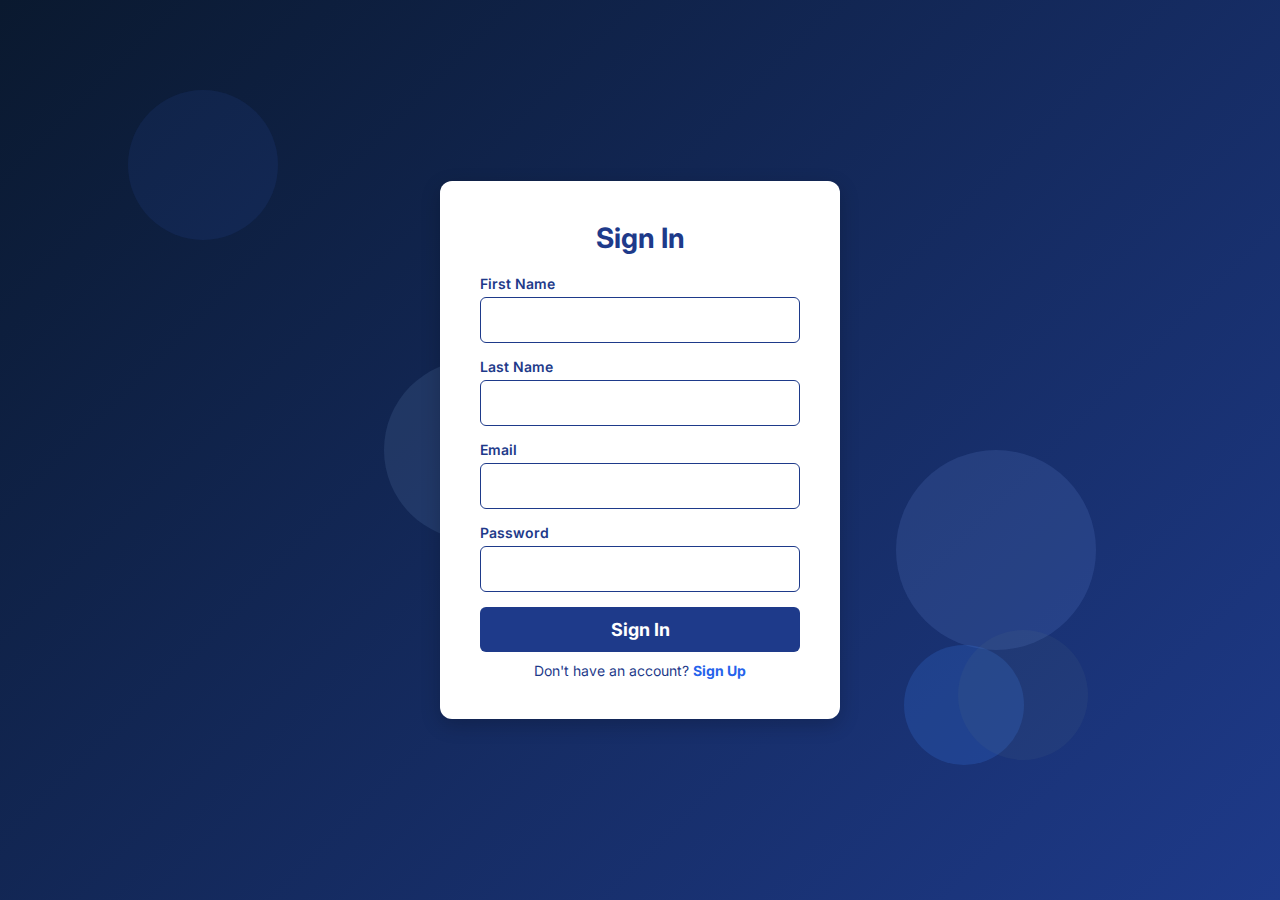
<file: second.html>
<!DOCTYPE html>
<html lang="en">
<head>
    <meta charset="UTF-8">
    <meta name="viewport" content="width=device-width, initial-scale=1.0">
    <title>Lexify - Sign In</title>
    <link href="https://fonts.googleapis.com/css2?family=Inter:wght@400;700&display=swap" rel="stylesheet">
    <link rel="stylesheet" href="second.css">
</head>
<body>

    
    <div class="circle"></div>
    <div class="circle"></div>
    <div class="circle"></div>
    <div class="circle"></div>
    <div class="circle"></div>
    

    
    <div class="login-container">
        <div class="login-box">
            <h2>Sign In</h2>
            <form id="login-form">
                <div class="input-group">
                    <label for="first-name">First Name</label>
                    <input type="text" id="first-name" name="first-name" required>
                </div>
                <div class="input-group">
                    <label for="last-name">Last Name</label>
                    <input type="text" id="last-name" name="last-name" required>
                </div>
                <div class="input-group">
                    <label for="email">Email</label>
                    <input type="email" id="email" name="email" required>
                </div>
                <div class="input-group">
                    <label for="password">Password</label>
                    <input type="password" id="password" name="password" required>
                </div>
                <button type="submit" class="login-btn">Sign In</button>
                <p class="register-link">Don't have an account? <a href="third.html">Sign Up</a></p>
            </form>
        </div>
    </div>

    
    <script src="second.js"></script>
</body>
</html>
</file>
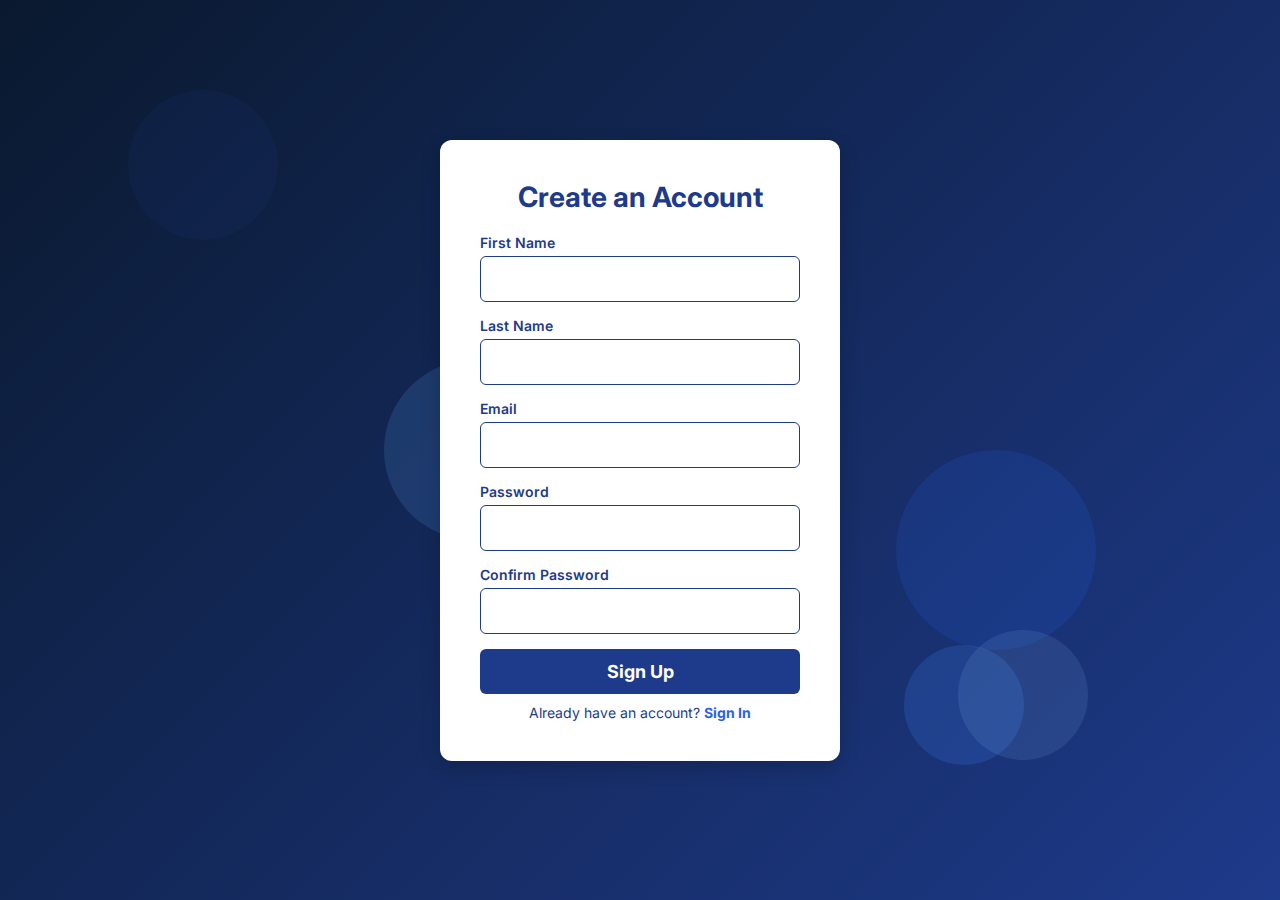
<file: third.html>
<!DOCTYPE html>
<html lang="en">
<head>
    <meta charset="UTF-8">
    <meta name="viewport" content="width=device-width, initial-scale=1.0">
    <title>Lexify - Sign Up</title>
    <link href="https://fonts.googleapis.com/css2?family=Inter:wght@400;700&display=swap" rel="stylesheet">
    <link rel="stylesheet" href="third.css">
</head>
<body>

    
    <div class="circle"></div>
    <div class="circle"></div>
    <div class="circle"></div>
    <div class="circle"></div>
    <div class="circle"></div>

   
    <div class="signup-container">
        <div class="signup-box">
            <h2>Create an Account</h2>
            <form id="signup-form">
                <div class="input-group">
                    <label for="first-name">First Name</label>
                    <input type="text" id="first-name" name="first-name" required>
                </div>
                <div class="input-group">
                    <label for="last-name">Last Name</label>
                    <input type="text" id="last-name" name="last-name" required>
                </div>
                <div class="input-group">
                    <label for="email">Email</label>
                    <input type="email" id="email" name="email" required>
                </div>
                <div class="input-group">
                    <label for="password">Password</label>
                    <input type="password" id="password" name="password" required>
                </div>
                <div class="input-group">
                    <label for="confirm-password">Confirm Password</label>
                    <input type="password" id="confirm-password" name="confirm-password" required>
                </div>
                <button type="submit" class="signup-btn">Sign Up</button>
                <p class="login-link">Already have an account? <a href="second.html">Sign In</a></p>
            </form>
        </div>
    </div>

   
    <script src="third.js"></script>
</body>
</html>
</file>
<file: second.css>
* {
    margin: 0;
    padding: 0;
    box-sizing: border-box;
    font-family: 'Inter', sans-serif;
}


body {
    display: flex;
    justify-content: center;
    align-items: center;
    height: 100vh;
    overflow: hidden;
    background: linear-gradient(135deg, #0A192F, #1E3A8A); 
    position: relative;
}


.circle {
    position: absolute;
    border-radius: 50%;
    opacity: 0.4;
    animation: moveCircles 3s infinite alternate ease-in-out;
}

.circle:nth-child(1) {
    width: 150px;
    height: 150px;
    background: rgba(47, 87, 196, 0.3);
    top: 10%;
    left: 10%;
    animation-duration: 4s;
}

.circle:nth-child(2) {
    width: 200px;
    height: 200px;
    background: rgba(115, 152, 233, 0.4);
    top: 50%;
    left: 70%;
    animation-duration: 2s;
}

.circle:nth-child(3) {
    width: 120px;
    height: 120px;
    background: rgba(59, 130, 246, 0.5);
    bottom: 15%;
    right: 20%;
    animation-duration: 3s;

}

.circle:nth-child(4) {
    width: 180px;
    height: 180px;
    background: rgba(109, 151, 202, 0.4);
    bottom: 40%;
    left: 30%;
    animation-duration: 6s;
}

.circle:nth-child(5) {
    width: 130px;
    height: 130px;
    background: rgba(92, 112, 135, 0.3);
    top: 70%;
    right: 15%;
    animation-duration: 2s;
}


@keyframes moveCircles {
    0% { transform: translateY(0px); }
    100% { transform: translateY(30px); }
}


.login-container {
    display: flex;
    justify-content: center;
    align-items: center;
    width: 100%;
    height: 100vh;
    position: relative;
    z-index: 1;
}


.login-box {
    background: white;
    padding: 40px;
    border-radius: 12px;
    box-shadow: 0 6px 20px rgba(0, 0, 0, 0.2);
    text-align: center;
    width: 400px;
}

.login-box h2 {
    font-size: 28px;
    font-weight: 700;
    color: #1E3A8A;
    margin-bottom: 20px;
}


.input-group {
    text-align: left;
    margin-bottom: 15px;
}

.input-group label {
    font-size: 14px;
    font-weight: 600;
    color: #1E3A8A;
    display: block;
    margin-bottom: 5px;
}

.input-group input {
    width: 100%;
    padding: 12px;
    border: 1px solid #1E3A8A;
    border-radius: 6px;
    font-size: 16px;
    outline: none;
}


.login-btn {
    width: 100%;
    padding: 12px;
    background: #1E3A8A;
    color: white;
    font-size: 18px;
    font-weight: 700;
    border: none;
    border-radius: 6px;
    cursor: pointer;
    transition: 0.3s;
}

.login-btn:hover {
    background: #15284B;
}


.register-link {
    margin-top: 10px;
    font-size: 14px;
    color: #1E3A8A;
}

.register-link a {
    color: #2563EB;
    text-decoration: none;
    font-weight: 700;
}
</file>
<file: third.css>
* {
    margin: 0;
    padding: 0;
    box-sizing: border-box;
    font-family: 'Inter', sans-serif;
}


body {
    display: flex;
    justify-content: center;
    align-items: center;
    height: 100vh;
    overflow: hidden;
    background: linear-gradient(135deg, #0A192F, #1E3A8A); 
    position: relative;
}


.circle {
    position: absolute;
    border-radius: 50%;
    opacity: 0.4;
    animation: moveCircles 8s infinite alternate ease-in-out;
}

.circle:nth-child(1) {
    width: 150px;
    height: 150px;
    background: rgba(30, 58, 138, 0.3);
    top: 10%;
    left: 10%;
    animation-duration: 9s;
}

.circle:nth-child(2) {
    width: 200px;
    height: 200px;
    background: rgba(37, 99, 235, 0.4);
    top: 50%;
    left: 70%;
    animation-duration: 11s;
}

.circle:nth-child(3) {
    width: 120px;
    height: 120px;
    background: rgba(59, 130, 246, 0.5);
    bottom: 15%;
    right: 20%;
    animation-duration: 10s;
}

.circle:nth-child(4) {
    width: 180px;
    height: 180px;
    background: rgba(96, 165, 250, 0.4);
    bottom: 40%;
    left: 30%;
    animation-duration: 12s;
}

.circle:nth-child(5) {
    width: 130px;
    height: 130px;
    background: rgba(147, 197, 253, 0.3);
    top: 70%;
    right: 15%;
    animation-duration: 8s;
}


@keyframes moveCircles {
    0% { transform: translateY(0px); }
    100% { transform: translateY(30px); }
}


.signup-container {
    display: flex;
    justify-content: center;
    align-items: center;
    width: 100%;
    height: 100vh;
    position: relative;
    z-index: 1;
}


.signup-box {
    background: white;
    padding: 40px;
    border-radius: 12px;
    box-shadow: 0 6px 20px rgba(0, 0, 0, 0.2);
    text-align: center;
    width: 400px;
}

.signup-box h2 {
    font-size: 28px;
    font-weight: 700;
    color: #1E3A8A;
    margin-bottom: 20px;
}


.input-group {
    text-align: left;
    margin-bottom: 15px;
}

.input-group label {
    font-size: 14px;
    font-weight: 600;
    color: #1E3A8A;
    display: block;
    margin-bottom: 5px;
}

.input-group input {
    width: 100%;
    padding: 12px;
    border: 1px solid #1E3A8A;
    border-radius: 6px;
    font-size: 16px;
    outline: none;
}


.signup-btn {
    width: 100%;
    padding: 12px;
    background: #1E3A8A;
    color: white;
    font-size: 18px;
    font-weight: 700;
    border: none;
    border-radius: 6px;
    cursor: pointer;
    transition: 0.3s;
}

.signup-btn:hover {
    background: #15284B;
}


.login-link {
    margin-top: 10px;
    font-size: 14px;
    color: #1E3A8A;
}

.login-link a {
    color: #2563EB;
    text-decoration: none;
    font-weight: 700;
}
</file>
